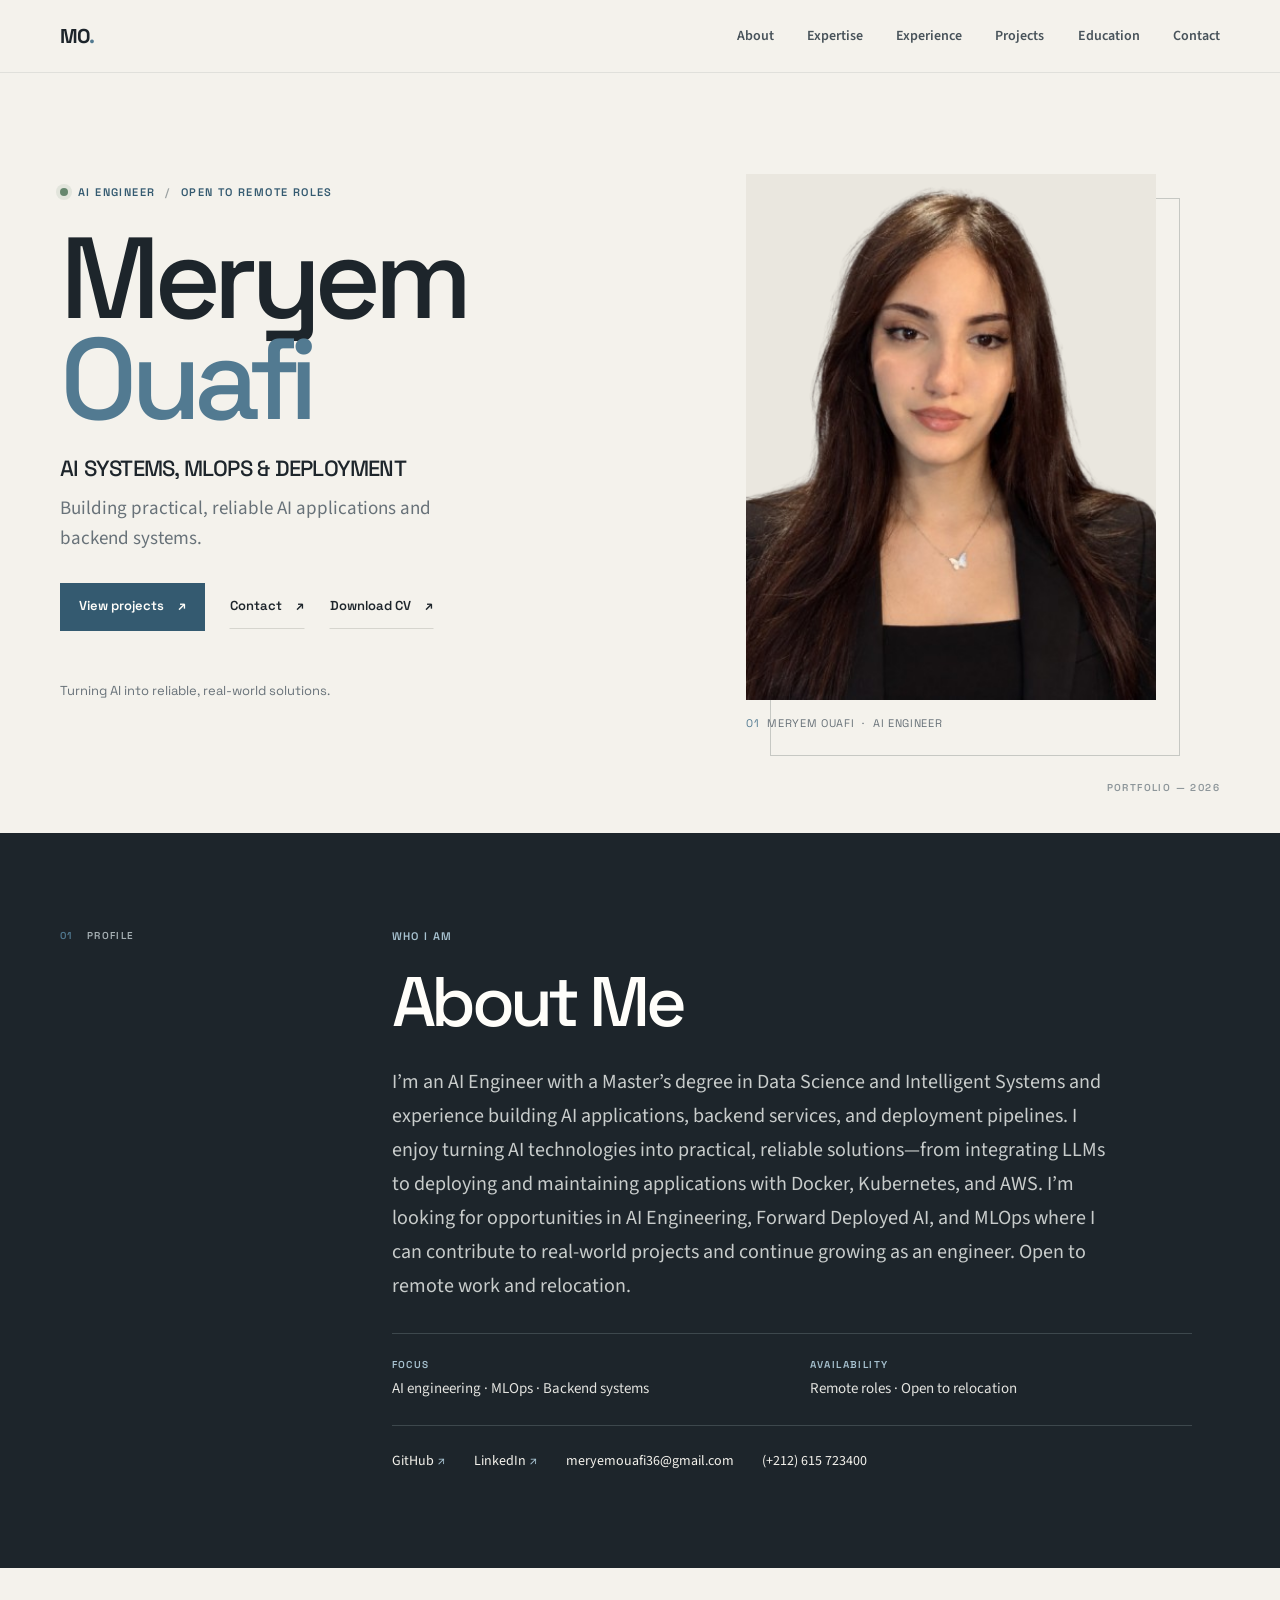
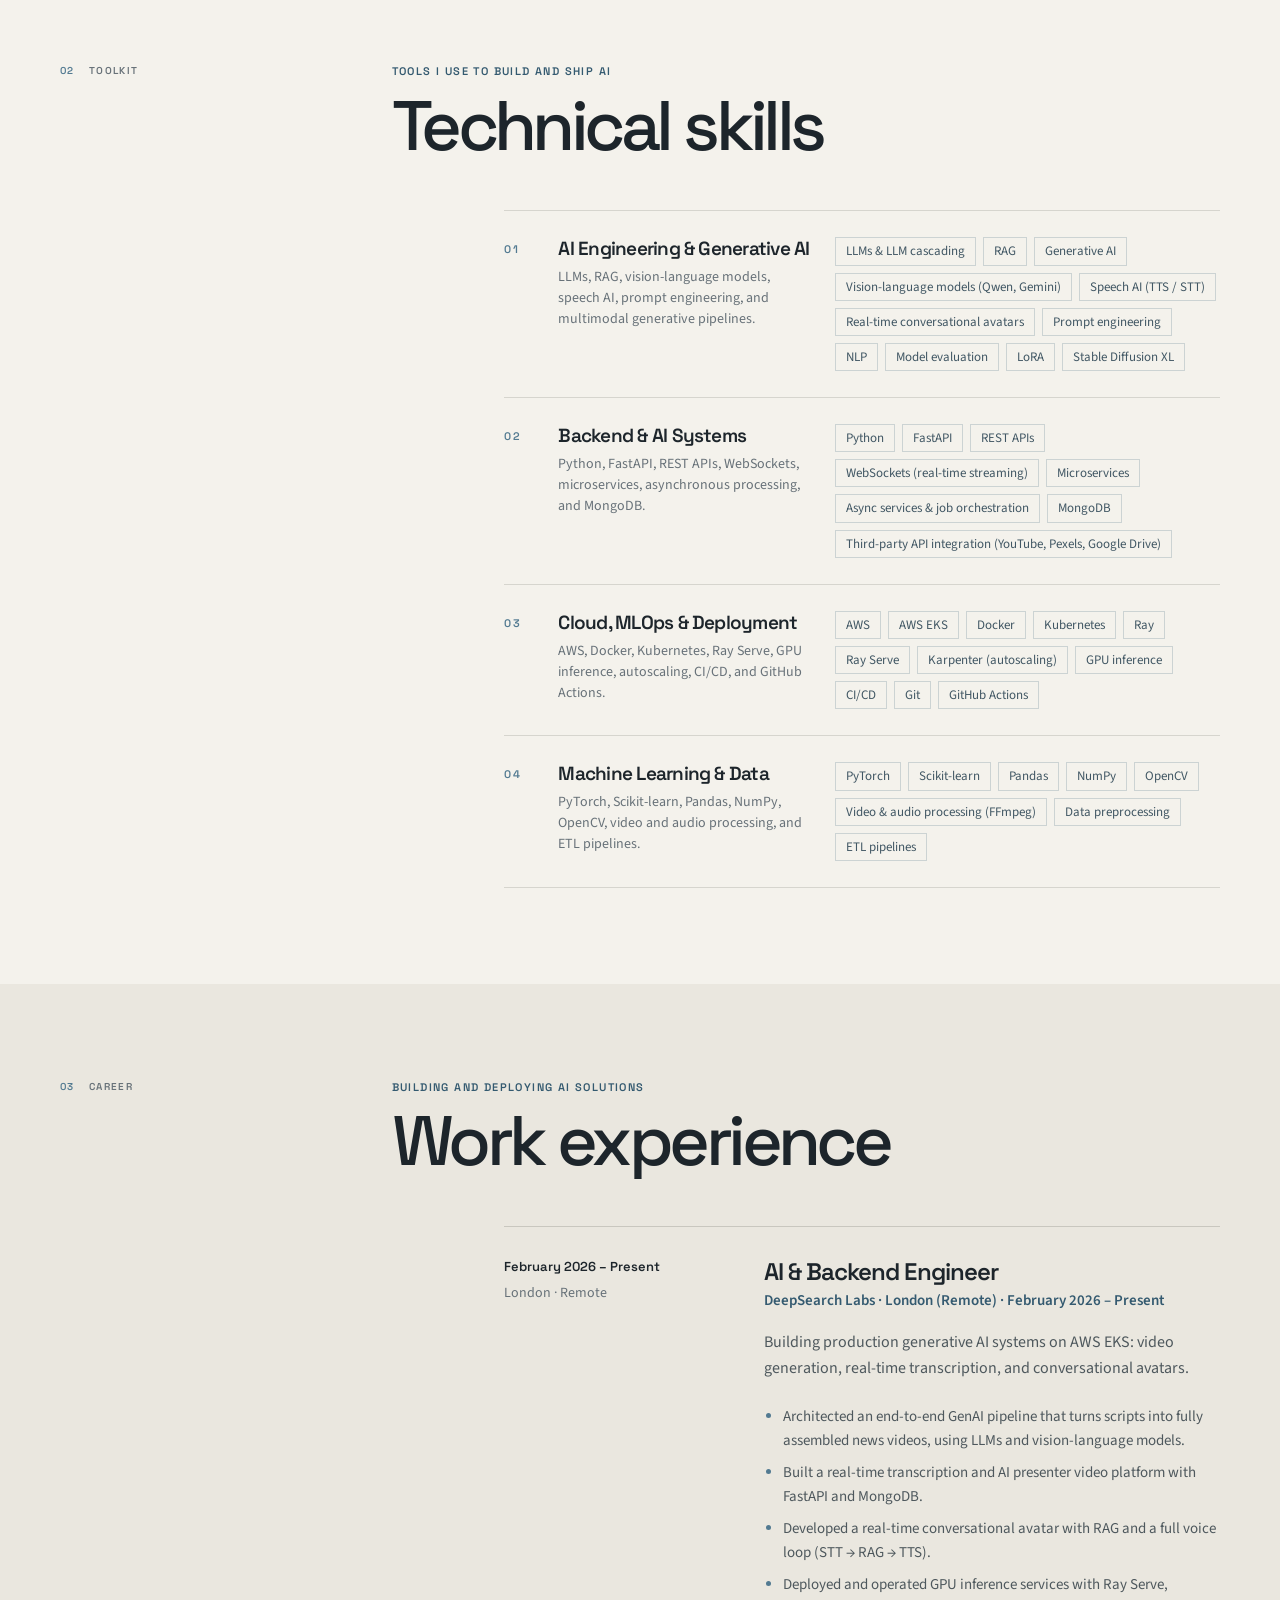
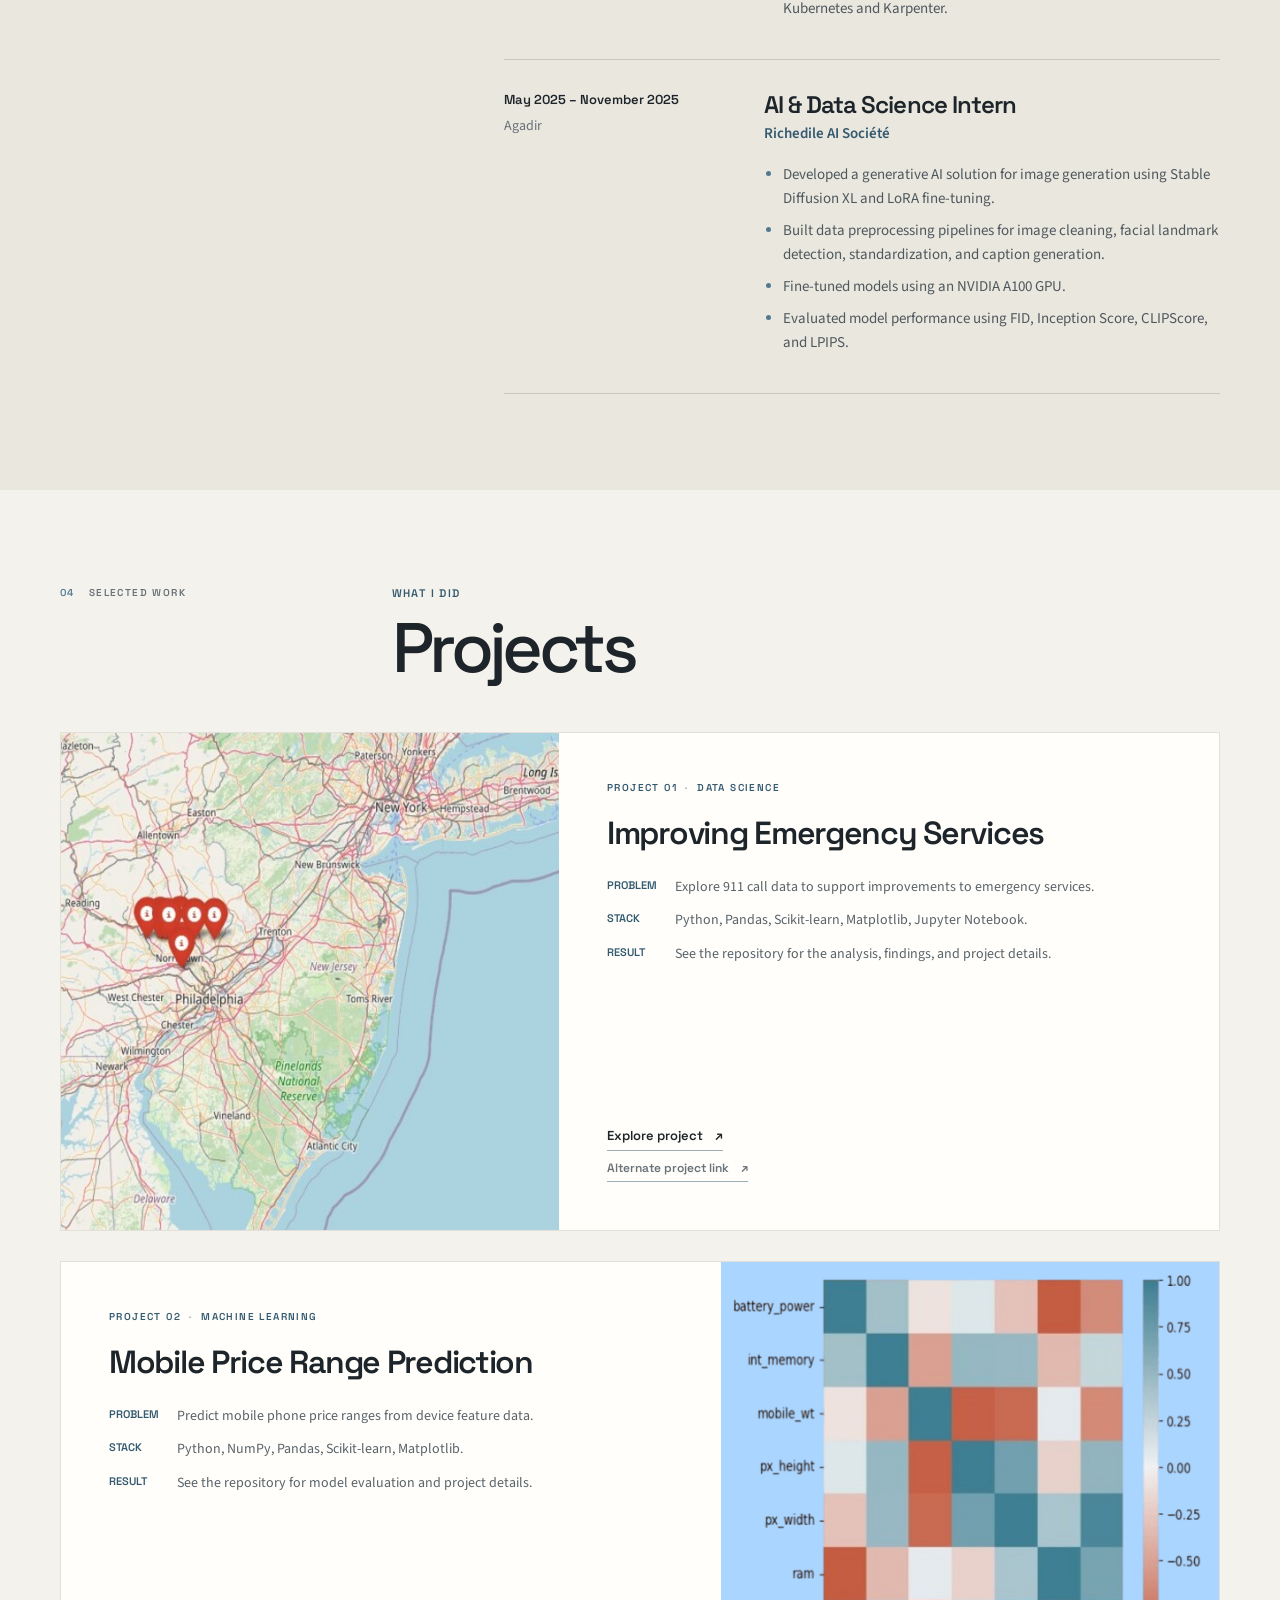
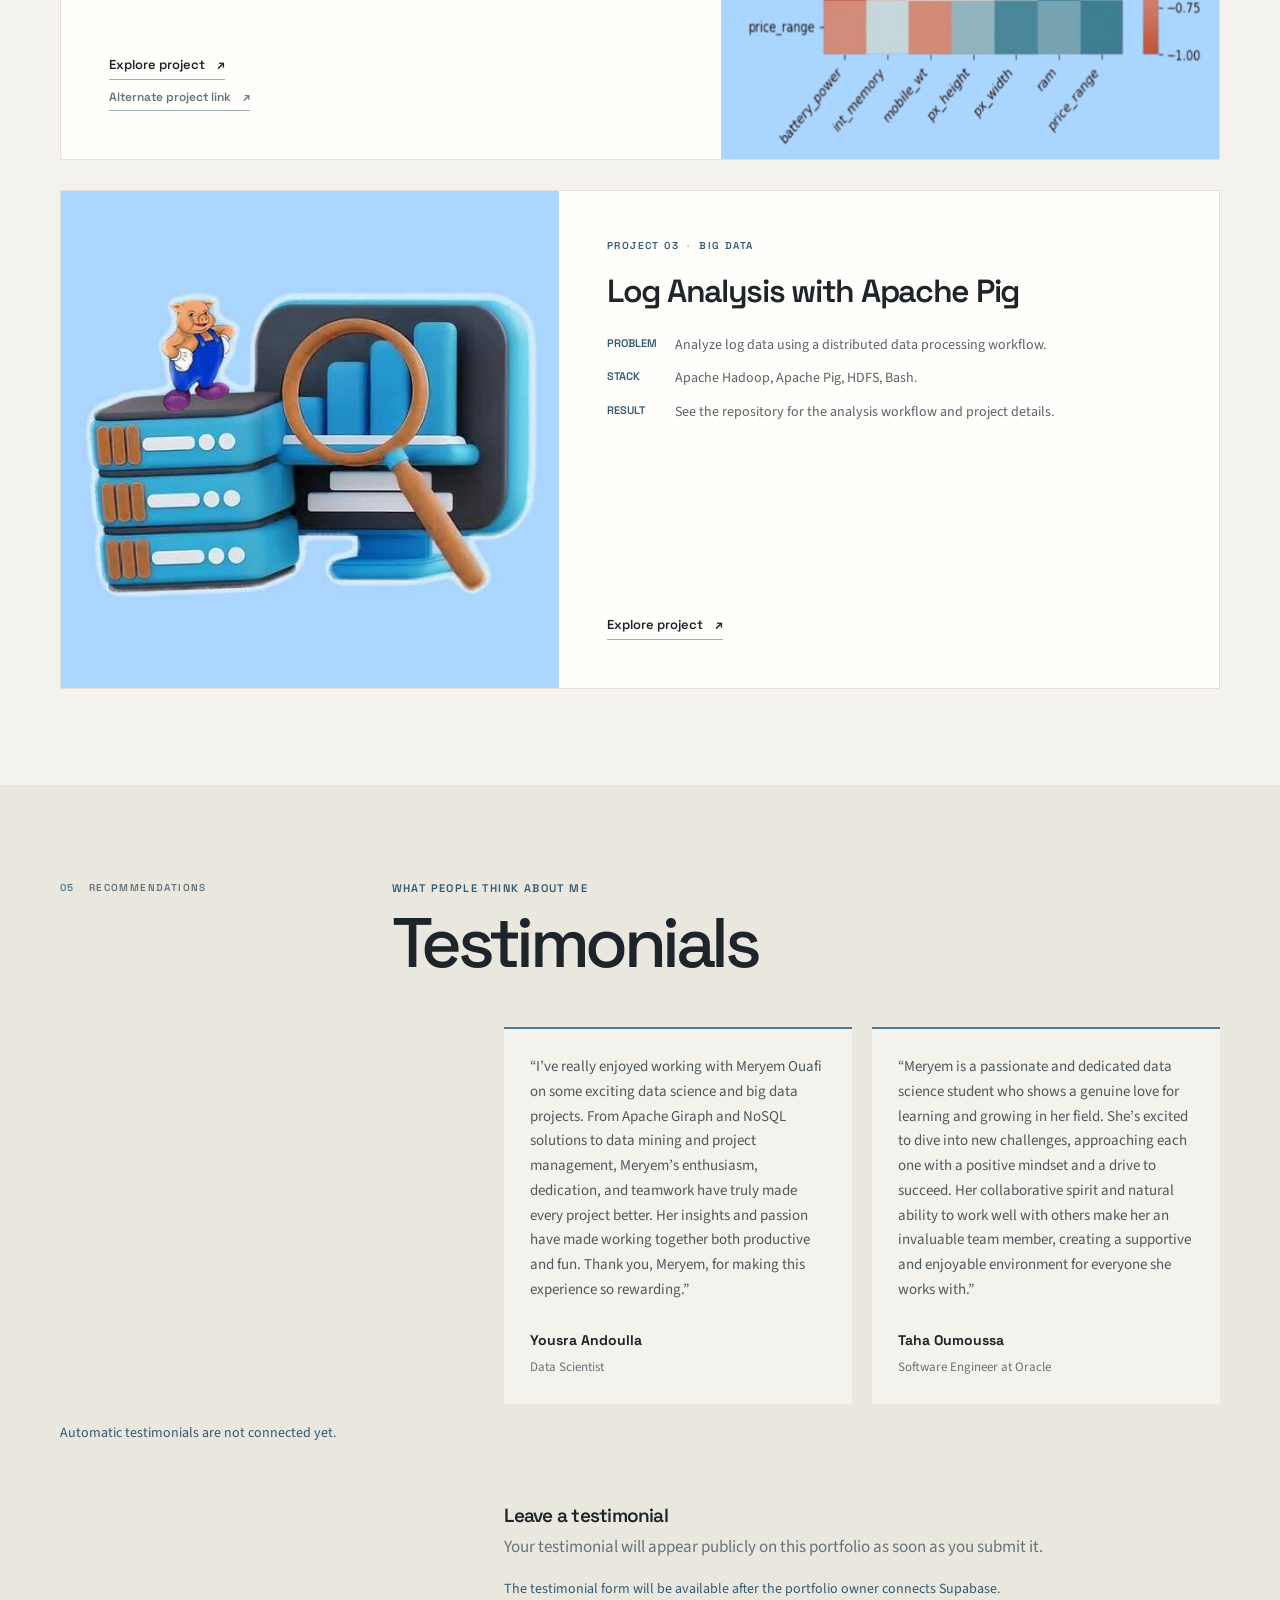
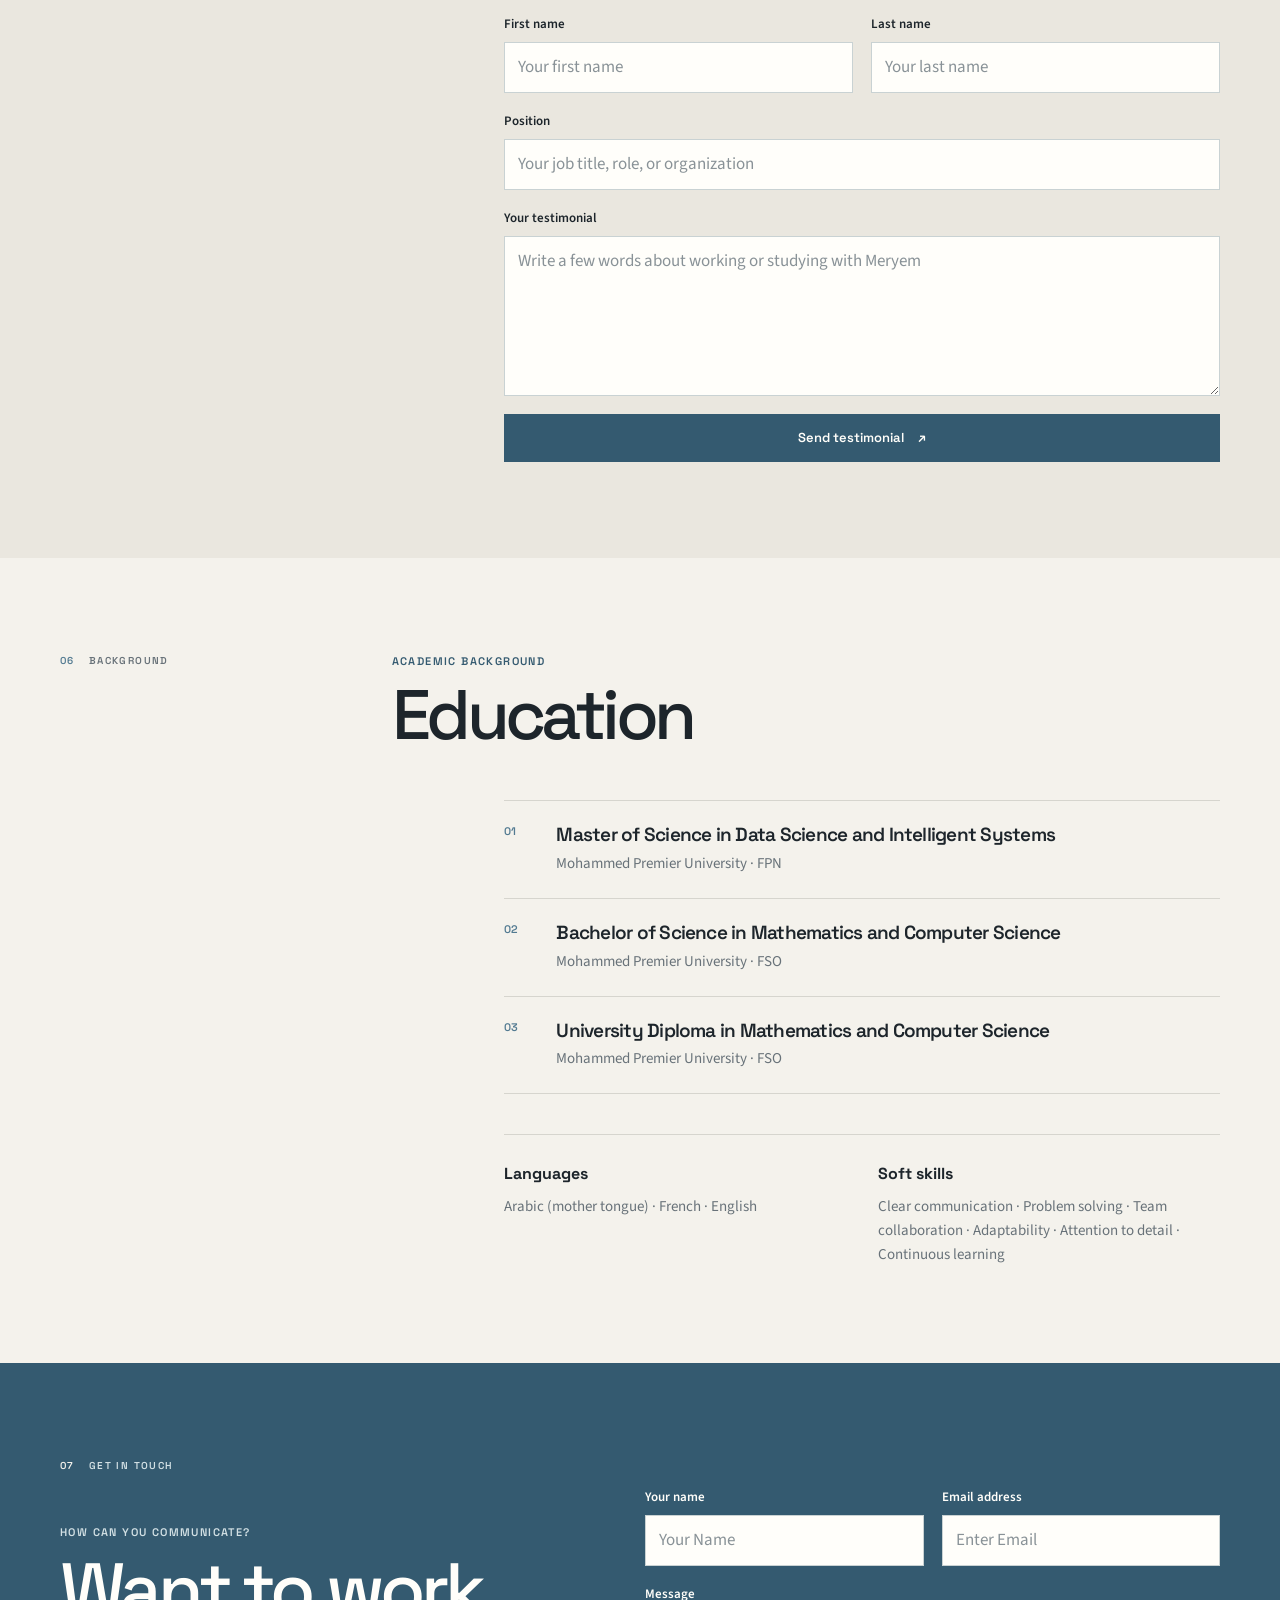
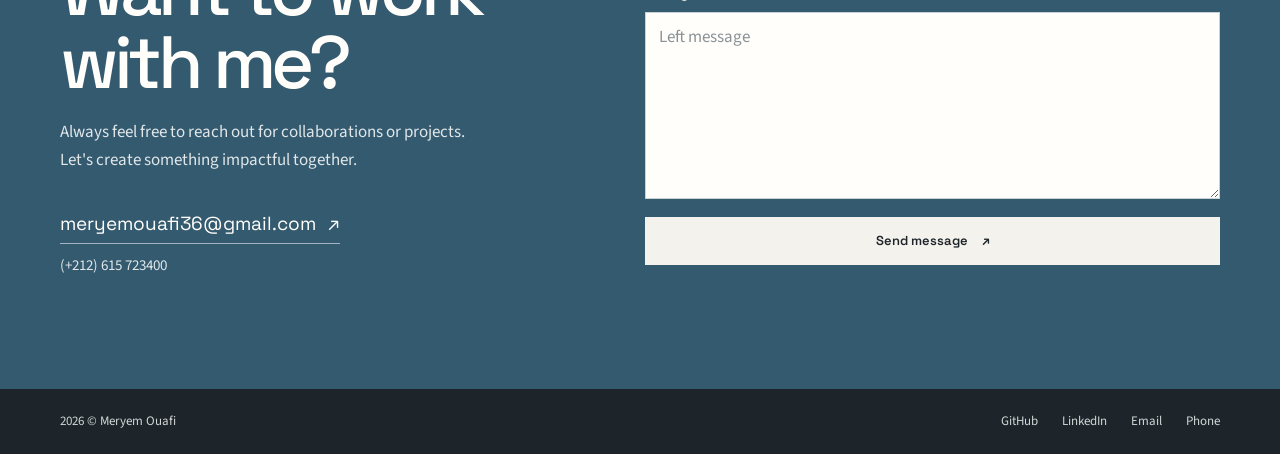
<file: index.html>
<!doctype html>
<html lang="en">
<head>
    <meta charset="utf-8">
    <meta name="viewport" content="width=device-width, initial-scale=1">
    <meta name="description" content="Meryem Ouafi is an AI Engineer specializing in AI systems, backend development, MLOps, and deployment. Open to remote opportunities and relocation.">
    <meta name="author" content="Meryem Ouafi">
    <meta name="theme-color" content="#f4f2ec">
    <title>Meryem Ouafi | AI Engineer</title>
    <link rel="preconnect" href="https://fonts.googleapis.com">
    <link rel="preconnect" href="https://fonts.gstatic.com" crossorigin>
    <link href="https://fonts.googleapis.com/css2?family=Source+Sans+3:wght@400;500;600;700&family=Space+Grotesk:wght@400;500;600;700&display=swap" rel="stylesheet">
    <link rel="stylesheet" href="assets/css/meyawo.css">
</head>
<body id="home">
    <a class="skip-link" href="#main">Skip to content</a>
    <nav class="site-nav" aria-label="Main navigation">
        <div class="nav-inner">
            <a class="wordmark" href="#home" aria-label="Meryem Ouafi, home">MO<span>.</span></a>
            <button class="nav-toggle" id="nav-toggle" type="button" aria-expanded="false" aria-controls="nav-links" aria-label="Open navigation">
                <span></span><span></span>
            </button>
            <ul class="nav-links" id="nav-links">
                <li><a href="#about">About</a></li>
                <li><a href="#service">Expertise</a></li>
                <li><a href="#experience">Experience</a></li>
                <li><a href="#portfolio">Projects</a></li>
                <li><a href="#education">Education</a></li>
                <li><a href="#contact">Contact</a></li>
            </ul>
        </div>
    </nav>

    <main id="main">
        <header class="hero">
            <div class="hero-inner page-width">
                <div class="hero-copy">
                    <p class="eyebrow"><span class="status-dot"></span> AI ENGINEER <span class="eyebrow-divider">/</span> OPEN TO REMOTE ROLES</p>
                    <h1>Meryem<br><span>Ouafi</span></h1>
                    <p class="hero-role">AI systems, MLOps &amp; deployment</p>
                    <p class="hero-intro">Building practical, reliable AI applications and backend systems.</p>
                    <div class="hero-actions">
                        <a class="button button-primary" href="#portfolio">View projects <span aria-hidden="true">↗</span></a>
                        <a class="button button-text" href="#contact">Contact <span aria-hidden="true">↗</span></a>
                        <a class="button button-text" href="assets/imgs/meryem-ouafi-eng.pdf" target="_blank" rel="noopener noreferrer" download>Download CV <span aria-hidden="true">↗</span></a>
                    </div>
                    <p class="hero-note">Turning AI into reliable, real-world solutions.</p>
                </div>
                <figure class="hero-portrait">
                    <img src="assets/imgs/MY%20PIC.png" alt="Portrait of Meryem Ouafi" fetchpriority="high">
                    <figcaption><span>01</span> Meryem Ouafi <span>·</span> AI Engineer</figcaption>
                </figure>
                <div class="hero-index" aria-hidden="true">PORTFOLIO — 2026</div>
            </div>
        </header>

        <section class="section about-section" id="about" aria-labelledby="about-title">
            <div class="page-width about-grid">
                <div class="section-marker"><span>01</span><span>PROFILE</span></div>
                <div class="about-content">
                    <p class="eyebrow">Who I am</p>
                    <h2 class="section-title" id="about-title">About Me</h2>
                    <p class="body-copy">I’m an AI Engineer with a Master’s degree in Data Science and Intelligent Systems and experience building AI applications, backend services, and deployment pipelines. I enjoy turning AI technologies into practical, reliable solutions—from integrating LLMs to deploying and maintaining applications with Docker, Kubernetes, and AWS. I’m looking for opportunities in AI Engineering, Forward Deployed AI, and MLOps where I can contribute to real-world projects and continue growing as an engineer. Open to remote work and relocation.</p>
                    <div class="profile-facts" aria-label="Professional details">
                        <div><span class="fact-label">FOCUS</span><span>AI engineering · MLOps · Backend systems</span></div>
                        <div><span class="fact-label">AVAILABILITY</span><span>Remote roles · Open to relocation</span></div>
                    </div>
                    <div class="about-links">
                        <a href="https://github.com/mereymouafi" target="_blank" rel="noopener noreferrer">GitHub <span aria-hidden="true">↗</span></a>
                        <a href="https://www.linkedin.com/in/meryem-ouafi-557041269/" target="_blank" rel="noopener noreferrer">LinkedIn <span aria-hidden="true">↗</span></a>
                        <a href="mailto:meryemouafi36@gmail.com">meryemouafi36@gmail.com</a>
                        <a href="tel:+212615723400">(+212) 615 723400</a>
                    </div>
                </div>
            </div>
        </section>

        <section class="section skills-section" id="service" aria-labelledby="skills-title">
            <div class="page-width">
                <div class="section-heading">
                    <div class="section-marker"><span>02</span><span>TOOLKIT</span></div>
                    <div>
                        <p class="eyebrow">Tools I use to build and ship AI</p>
                        <h2 class="section-title" id="skills-title">Technical skills</h2>
                    </div>
                </div>
                <div class="skills-list">
                    <article class="skill-group">
                        <span class="skill-number">01</span>
                        <div><h3>AI Engineering &amp; Generative AI</h3><p>LLMs, RAG, vision-language models, speech AI, prompt engineering, and multimodal generative pipelines.</p></div>
                        <ul class="tag-list" aria-label="AI Engineering tools">
                            <li>LLMs &amp; LLM cascading</li><li>RAG</li><li>Generative AI</li><li>Vision-language models (Qwen, Gemini)</li><li>Speech AI (TTS / STT)</li><li>Real-time conversational avatars</li><li>Prompt engineering</li><li>NLP</li><li>Model evaluation</li><li>LoRA</li><li>Stable Diffusion XL</li>
                        </ul>
                    </article>
                    <article class="skill-group">
                        <span class="skill-number">02</span>
                        <div><h3>Backend &amp; AI Systems</h3><p>Python, FastAPI, REST APIs, WebSockets, microservices, asynchronous processing, and MongoDB.</p></div>
                        <ul class="tag-list" aria-label="Backend tools">
                            <li>Python</li><li>FastAPI</li><li>REST APIs</li><li>WebSockets (real-time streaming)</li><li>Microservices</li><li>Async services &amp; job orchestration</li><li>MongoDB</li><li>Third-party API integration (YouTube, Pexels, Google Drive)</li>
                        </ul>
                    </article>
                    <article class="skill-group">
                        <span class="skill-number">03</span>
                        <div><h3>Cloud, MLOps &amp; Deployment</h3><p>AWS, Docker, Kubernetes, Ray Serve, GPU inference, autoscaling, CI/CD, and GitHub Actions.</p></div>
                        <ul class="tag-list" aria-label="Cloud and deployment tools">
                            <li>AWS</li><li>AWS EKS</li><li>Docker</li><li>Kubernetes</li><li>Ray</li><li>Ray Serve</li><li>Karpenter (autoscaling)</li><li>GPU inference</li><li>CI/CD</li><li>Git</li><li>GitHub Actions</li>
                        </ul>
                    </article>
                    <article class="skill-group">
                        <span class="skill-number">04</span>
                        <div><h3>Machine Learning &amp; Data</h3><p>PyTorch, Scikit-learn, Pandas, NumPy, OpenCV, video and audio processing, and ETL pipelines.</p></div>
                        <ul class="tag-list" aria-label="Machine learning and data tools">
                            <li>PyTorch</li><li>Scikit-learn</li><li>Pandas</li><li>NumPy</li><li>OpenCV</li><li>Video &amp; audio processing (FFmpeg)</li><li>Data preprocessing</li><li>ETL pipelines</li>
                        </ul>
                    </article>
                </div>
            </div>
        </section>

        <section class="section experience-section" id="experience" aria-labelledby="experience-title">
            <div class="page-width">
                <div class="section-heading">
                    <div class="section-marker"><span>03</span><span>CAREER</span></div>
                    <div>
                        <p class="eyebrow">Building and deploying AI solutions</p>
                        <h2 class="section-title" id="experience-title">Work experience</h2>
                    </div>
                </div>
                <div class="experience-list">
                    <article class="experience-entry">
                        <div class="experience-meta"><p>February 2026 – Present</p><span>London · Remote</span></div>
                        <div class="experience-detail">
                            <h3>AI &amp; Backend Engineer</h3>
                            <p class="experience-company">DeepSearch Labs · London (Remote) · February 2026 – Present</p>
                            <p class="experience-intro">Building production generative AI systems on AWS EKS: video generation, real-time transcription, and conversational avatars.</p>
                            <ul>
                                <li>Architected an end-to-end GenAI pipeline that turns scripts into fully assembled news videos, using LLMs and vision-language models.</li>
                                <li>Built a real-time transcription and AI presenter video platform with FastAPI and MongoDB.</li>
                                <li>Developed a real-time conversational avatar with RAG and a full voice loop (STT → RAG → TTS).</li>
                                <li>Deployed and operated GPU inference services with Ray Serve, Kubernetes and Karpenter.</li>
                            </ul>
                        </div>
                    </article>
                    <article class="experience-entry">
                        <div class="experience-meta"><p>May 2025 – November 2025</p><span>Agadir</span></div>
                        <div class="experience-detail">
                            <h3>AI &amp; Data Science Intern</h3>
                            <p class="experience-company">Richedile AI Société</p>
                            <ul>
                                <li>Developed a generative AI solution for image generation using Stable Diffusion XL and LoRA fine-tuning.</li>
                                <li>Built data preprocessing pipelines for image cleaning, facial landmark detection, standardization, and caption generation.</li>
                                <li>Fine-tuned models using an NVIDIA A100 GPU.</li>
                                <li>Evaluated model performance using FID, Inception Score, CLIPScore, and LPIPS.</li>
                            </ul>
                        </div>
                    </article>
                </div>
            </div>
        </section>

        <section class="section projects-section" id="portfolio" aria-labelledby="projects-title">
            <div class="page-width">
                <div class="section-heading">
                    <div class="section-marker"><span>04</span><span>SELECTED WORK</span></div>
                    <div>
                        <p class="eyebrow">What I did</p>
                        <h2 class="section-title" id="projects-title">Projects</h2>
                    </div>
                </div>
                <div class="project-list">
                    <article class="project-card">
                        <a class="project-image" href="https://github.com/mereymouafi/Improving-Emergency-Services-Based-on-911-Call-Data" target="_blank" rel="noopener noreferrer" aria-label="View Improving Emergency Services project on GitHub">
                            <img src="assets/imgs/911-100.jpg" alt="Visual for the emergency services call data project" loading="lazy">
                        </a>
                        <div class="project-content">
                            <p class="project-index">PROJECT 01 <span>·</span> DATA SCIENCE</p>
                            <h3>Improving Emergency Services</h3>
                            <dl class="project-details">
                                <div><dt>Problem</dt><dd>Explore 911 call data to support improvements to emergency services.</dd></div>
                                <div><dt>Stack</dt><dd>Python, Pandas, Scikit-learn, Matplotlib, Jupyter Notebook.</dd></div>
                                <div><dt>Result</dt><dd>See the repository for the analysis, findings, and project details.</dd></div>
                            </dl>
                            <a class="project-link" href="https://github.com/mereymouafi/Improving-Emergency-Services-Based-on-911-Call-Data" target="_blank" rel="noopener noreferrer">Explore project <span aria-hidden="true">↗</span></a>
                            <a class="project-link project-link-secondary" href="https://github.com/mereymouafi/l-Am-lioration-des-Services-d-Urgence-Bas-e-sur-les-Donn-es-des-Appels-au-911" target="_blank" rel="noopener noreferrer">Alternate project link <span aria-hidden="true">↗</span></a>
                        </div>
                    </article>
                    <article class="project-card">
                        <a class="project-image" href="https://github.com/mereymouafi/Mobile-Price-Range-Prediction" target="_blank" rel="noopener noreferrer" aria-label="View Mobile Price Range Prediction project on GitHub">
                            <img src="assets/imgs/mobile.png" alt="Mobile device illustration for the price range prediction project" loading="lazy">
                        </a>
                        <div class="project-content">
                            <p class="project-index">PROJECT 02 <span>·</span> MACHINE LEARNING</p>
                            <h3>Mobile Price Range Prediction</h3>
                            <dl class="project-details">
                                <div><dt>Problem</dt><dd>Predict mobile phone price ranges from device feature data.</dd></div>
                                <div><dt>Stack</dt><dd>Python, NumPy, Pandas, Scikit-learn, Matplotlib.</dd></div>
                                <div><dt>Result</dt><dd>See the repository for model evaluation and project details.</dd></div>
                            </dl>
                            <a class="project-link" href="https://github.com/mereymouafi/Mobile-Price-Range-Prediction" target="_blank" rel="noopener noreferrer">Explore project <span aria-hidden="true">↗</span></a>
                            <a class="project-link project-link-secondary" href="https://github.com/mereymouafi/-MOBILE-PRICE-RANGE-PREDICTION" target="_blank" rel="noopener noreferrer">Alternate project link <span aria-hidden="true">↗</span></a>
                        </div>
                    </article>
                    <article class="project-card">
                        <a class="project-image" href="https://github.com/mereymouafi/Log-Analysis-with-Apache-Pig" target="_blank" rel="noopener noreferrer" aria-label="View Log Analysis with Apache Pig project on GitHub">
                            <img src="assets/imgs/pig_apache_100.jpg" alt="Apache Pig project graphic" loading="lazy">
                        </a>
                        <div class="project-content">
                            <p class="project-index">PROJECT 03 <span>·</span> BIG DATA</p>
                            <h3>Log Analysis with Apache Pig</h3>
                            <dl class="project-details">
                                <div><dt>Problem</dt><dd>Analyze log data using a distributed data processing workflow.</dd></div>
                                <div><dt>Stack</dt><dd>Apache Hadoop, Apache Pig, HDFS, Bash.</dd></div>
                                <div><dt>Result</dt><dd>See the repository for the analysis workflow and project details.</dd></div>
                            </dl>
                            <a class="project-link" href="https://github.com/mereymouafi/Log-Analysis-with-Apache-Pig" target="_blank" rel="noopener noreferrer">Explore project <span aria-hidden="true">↗</span></a>
                        </div>
                    </article>
                </div>
            </div>
        </section>

        <section class="section testimonials-section" id="testimonial" aria-labelledby="testimonials-title">
            <div class="page-width">
                <div class="section-heading">
                    <div class="section-marker"><span>05</span><span>RECOMMENDATIONS</span></div>
                    <div>
                        <p class="eyebrow">What people think about me</p>
                        <h2 class="section-title" id="testimonials-title">Testimonials</h2>
                    </div>
                </div>
                <div class="testimonial-grid">
                    <article class="testimonial-card">
                        <blockquote>“I’ve really enjoyed working with Meryem Ouafi on some exciting data science and big data projects. From Apache Giraph and NoSQL solutions to data mining and project management, Meryem’s enthusiasm, dedication, and teamwork have truly made every project better. Her insights and passion have made working together both productive and fun. Thank you, Meryem, for making this experience so rewarding.”</blockquote>
                        <a href="https://www.linkedin.com/in/yousra-andoulla-9667632ba/" target="_blank" rel="noopener noreferrer"><strong>Yousra Andoulla</strong></a>
                        <p>Data Scientist</p>
                    </article>
                    <article class="testimonial-card">
                        <blockquote>“Meryem is a passionate and dedicated data science student who shows a genuine love for learning and growing in her field. She’s excited to dive into new challenges, approaching each one with a positive mindset and a drive to succeed. Her collaborative spirit and natural ability to work well with others make her an invaluable team member, creating a supportive and enjoyable environment for everyone she works with.”</blockquote>
                        <a href="https://www.linkedin.com/in/taha-oumoussa/" target="_blank" rel="noopener noreferrer"><strong>Taha Oumoussa</strong></a>
                        <p>Software Engineer at Oracle</p>
                    </article>
                </div>
                <div id="submitted-testimonials" class="submitted-testimonials" aria-live="polite"></div>
                <p id="testimonial-list-status" class="form-status" role="status" aria-live="polite"></p>
                <div class="testimonial-form-wrap">
                    <h3>Leave a testimonial</h3>
                    <p>Your testimonial will appear publicly on this portfolio as soon as you submit it.</p>
                    <p id="testimonial-form-status" class="form-status" role="status" aria-live="polite"></p>
                    <form id="testimonial-form" class="form-grid">
                        <div class="form-field"><label for="testimonial-first-name">First name</label><input type="text" id="testimonial-first-name" name="first_name" placeholder="Your first name" autocomplete="given-name" maxlength="80" required></div>
                        <div class="form-field"><label for="testimonial-last-name">Last name</label><input type="text" id="testimonial-last-name" name="last_name" placeholder="Your last name" autocomplete="family-name" maxlength="80" required></div>
                        <div class="form-field form-field-wide"><label for="testimonial-position">Position</label><input type="text" id="testimonial-position" name="position" placeholder="Your job title, role, or organization" maxlength="120" required></div>
                        <div class="form-field form-field-wide"><label for="testimonial-comment">Your testimonial</label><textarea id="testimonial-comment" name="testimonial" rows="5" placeholder="Write a few words about working or studying with Meryem" maxlength="1500" required></textarea></div>
                        <div class="form-field-wide"><button id="testimonial-submit" class="button button-primary" type="submit">Send testimonial <span aria-hidden="true">↗</span></button></div>
                    </form>
                </div>
            </div>
        </section>

        <section class="section education-section" id="education" aria-labelledby="education-title">
            <div class="page-width">
                <div class="section-heading">
                    <div class="section-marker"><span>06</span><span>BACKGROUND</span></div>
                    <div><p class="eyebrow">Academic background</p><h2 class="section-title" id="education-title">Education</h2></div>
                </div>
                <div class="education-list">
                    <article><span>01</span><div><h3>Master of Science in Data Science and Intelligent Systems</h3><p>Mohammed Premier University · FPN</p></div></article>
                    <article><span>02</span><div><h3>Bachelor of Science in Mathematics and Computer Science</h3><p>Mohammed Premier University · FSO</p></div></article>
                    <article><span>03</span><div><h3>University Diploma in Mathematics and Computer Science</h3><p>Mohammed Premier University · FSO</p></div></article>
                </div>
                <div class="profile-details">
                    <div><h3>Languages</h3><p>Arabic (mother tongue) · French · English</p></div>
                    <div><h3>Soft skills</h3><p>Clear communication · Problem solving · Team collaboration · Adaptability · Attention to detail · Continuous learning</p></div>
                </div>
            </div>
        </section>

        <section class="contact-section" id="contact" aria-labelledby="contact-title">
            <div class="page-width contact-grid">
                <div>
                    <div class="section-marker"><span>07</span><span>GET IN TOUCH</span></div>
                    <p class="eyebrow">How can you communicate?</p>
                    <h2 class="section-title" id="contact-title">Want to work<br>with me?</h2>
                    <p class="contact-intro">Always feel free to reach out for collaborations or projects. Let's create something impactful together.</p>
                    <a class="contact-email" href="mailto:meryemouafi36@gmail.com">meryemouafi36@gmail.com <span aria-hidden="true">↗</span></a>
                    <p class="contact-phone"><a href="tel:+212615723400">(+212) 615 723400</a></p>
                </div>
                <form action="https://formspree.io/f/mkgnrzyb" method="POST" class="form-grid contact-form">
                    <div class="form-field"><label for="contact-name">Your name</label><input id="contact-name" type="text" name="name" autocomplete="name" placeholder="Your Name" required></div>
                    <div class="form-field"><label for="contact-email">Email address</label><input id="contact-email" type="email" name="email" autocomplete="email" placeholder="Enter Email" required></div>
                    <div class="form-field form-field-wide"><label for="comment">Message</label><textarea name="message" id="comment" rows="6" placeholder="Left message"></textarea></div>
                    <div class="form-field-wide"><button class="button button-light" type="submit">Send message <span aria-hidden="true">↗</span></button></div>
                </form>
            </div>
        </section>
    </main>

    <footer class="site-footer">
        <div class="page-width footer-inner">
            <p><span id="current-year"></span> © Meryem Ouafi</p>
            <div class="footer-links">
                <a href="https://github.com/mereymouafi" target="_blank" rel="noopener noreferrer">GitHub</a>
                <a href="https://www.linkedin.com/in/meryem-ouafi-557041269/" target="_blank" rel="noopener noreferrer">LinkedIn</a>
                <a href="mailto:meryemouafi36@gmail.com">Email</a>
                <a href="tel:+212615723400">Phone</a>
            </div>
        </div>
    </footer>
    <script src="assets/js/meyawo.js" defer></script>
    <script src="assets/js/testimonials.js" defer></script>
</body>
</html>
</file>
<file: assets/css/meyawo.css>
:root {
    color-scheme: light;
    --paper: #f4f2ec;
    --paper-deep: #eae7df;
    --ink: #1d252b;
    --muted: #687279;
    --line: #d6d5ce;
    --blue: #527a91;
    --blue-deep: #345a70;
    --white: #fffefa;
    --display: "Space Grotesk", sans-serif;
    --body: "Source Sans 3", sans-serif;
    --space-1: 4px;
    --space-2: 8px;
    --space-3: 16px;
    --space-4: 24px;
    --space-5: 32px;
    --space-6: 48px;
    --space-7: 64px;
    --space-8: 96px;
    --page-width: 1160px;
}

*,
*::before,
*::after {
    box-sizing: border-box;
}

html {
    scroll-behavior: smooth;
    scroll-padding-top: 88px;
}

body {
    margin: 0;
    color: var(--ink);
    background: var(--paper);
    font-family: var(--body);
    font-size: 17px;
    line-height: 1.6;
    -webkit-font-smoothing: antialiased;
}

img {
    display: block;
    max-width: 100%;
}

a {
    color: inherit;
    text-decoration: none;
}

a:hover {
    color: var(--blue-deep);
}

a:focus-visible,
button:focus-visible,
input:focus-visible,
textarea:focus-visible {
    outline: 3px solid var(--blue);
    outline-offset: 4px;
}

button,
input,
textarea {
    font: inherit;
}

button {
    color: inherit;
}

.page-width {
    width: min(var(--page-width), calc(100% - 64px));
    margin-inline: auto;
}

.skip-link {
    position: fixed;
    z-index: 20;
    top: 8px;
    left: 8px;
    padding: 10px 16px;
    transform: translateY(-160%);
    color: var(--white);
    background: var(--ink);
}

.skip-link:focus {
    transform: translateY(0);
}

.site-nav {
    position: sticky;
    z-index: 10;
    top: 0;
    background: rgb(244 242 236 / 94%);
    border-bottom: 1px solid rgb(29 37 43 / 9%);
    backdrop-filter: blur(12px);
}

.nav-inner {
    width: min(var(--page-width), calc(100% - 64px));
    min-height: 72px;
    margin-inline: auto;
    display: flex;
    align-items: center;
    justify-content: space-between;
}

.wordmark {
    font-family: var(--display);
    font-size: 20px;
    font-weight: 700;
    letter-spacing: -1.5px;
}

.wordmark span {
    color: var(--blue);
}

.nav-links {
    display: flex;
    align-items: center;
    gap: clamp(18px, 2.6vw, 36px);
    margin: 0;
    padding: 0;
    list-style: none;
}

.nav-links a {
    color: #48535a;
    font-size: 14px;
    font-weight: 600;
    transition: color 160ms ease;
}

.nav-links a:hover {
    color: var(--blue);
}

.nav-toggle {
    display: none;
}

.hero {
    min-height: min(760px, calc(100svh - 72px));
    overflow: hidden;
}

.hero-inner {
    position: relative;
    min-height: min(760px, calc(100svh - 72px));
    display: grid;
    grid-template-columns: 1fr 0.78fr;
    align-items: center;
    gap: clamp(40px, 8vw, 112px);
    padding-block: var(--space-8);
}

.hero-copy {
    z-index: 1;
    padding-bottom: 20px;
}

.eyebrow,
.section-marker,
.hero-index,
.project-index,
.fact-label,
.skill-number {
    font-family: var(--display);
    font-size: 11px;
    font-weight: 600;
    letter-spacing: 1.4px;
    line-height: 1.4;
    text-transform: uppercase;
}

.eyebrow {
    margin: 0 0 var(--space-4);
    color: var(--blue-deep);
}

.hero .eyebrow {
    display: flex;
    align-items: center;
    gap: 10px;
    margin-bottom: 28px;
}

.status-dot {
    width: 8px;
    height: 8px;
    border-radius: 50%;
    background: #66876e;
    box-shadow: 0 0 0 4px rgb(102 135 110 / 12%);
}

.eyebrow-divider {
    color: #9ba1a1;
}

h1,
h2,
h3,
p,
figure {
    margin-top: 0;
}

h1,
.section-title {
    font-family: var(--display);
    font-weight: 500;
    letter-spacing: -0.065em;
}

.hero h1 {
    margin-bottom: 20px;
    font-size: clamp(68px, 9vw, 120px);
    line-height: 0.88;
}

.hero h1 span {
    color: var(--blue);
}

.hero-role {
    margin-bottom: 8px;
    font-family: var(--display);
    font-size: clamp(17px, 2vw, 22px);
    font-weight: 500;
    letter-spacing: -0.035em;
    text-transform: uppercase;
}

.hero-intro {
    max-width: 430px;
    margin-bottom: 28px;
    color: var(--muted);
    font-size: 19px;
}

.hero-actions {
    display: flex;
    flex-wrap: wrap;
    align-items: center;
    gap: 12px 24px;
}

.button {
    min-height: 48px;
    display: inline-flex;
    align-items: center;
    justify-content: center;
    gap: 14px;
    padding: 11px 18px;
    border: 1px solid transparent;
    cursor: pointer;
    font-family: var(--display);
    font-size: 13px;
    font-weight: 600;
    transition: color 180ms ease, background-color 180ms ease, border-color 180ms ease, transform 180ms ease;
}

.button:hover {
    transform: translateY(-2px);
}

.button-primary {
    color: var(--white);
    background: var(--blue-deep);
}

.button-primary:hover {
    color: var(--white);
    background: var(--ink);
}

.button-text {
    min-height: 44px;
    padding-inline: 0;
    color: var(--ink);
    border-bottom-color: var(--line);
}

.button-text:hover {
    color: var(--blue-deep);
    border-bottom-color: var(--blue);
}

.hero-note {
    margin: 50px 0 0;
    color: var(--muted);
    font-family: var(--display);
    font-size: 13px;
}

.hero-portrait {
    position: relative;
    width: 100%;
    max-width: 410px;
    justify-self: end;
    margin: 0 5vw 0 0;
}

.hero-portrait::before {
    position: absolute;
    z-index: -1;
    inset: 24px -24px -24px 24px;
    border: 1px solid #c6c8c3;
    content: "";
}

.hero-portrait img {
    width: 100%;
    aspect-ratio: 0.78;
    object-fit: cover;
    object-position: 50% 36%;
    background: var(--paper-deep);
}

.hero-portrait figcaption {
    display: flex;
    gap: 8px;
    margin-top: 15px;
    color: var(--muted);
    font-family: var(--display);
    font-size: 11px;
    letter-spacing: 0.06em;
    text-transform: uppercase;
}

.hero-portrait figcaption span:first-child {
    color: var(--blue);
}

.hero-index {
    position: absolute;
    right: 0;
    bottom: 38px;
    color: #8d969a;
    font-size: 10px;
}

.section {
    padding-block: var(--space-8);
}

.about-section {
    color: var(--white);
    background: var(--ink);
}

.about-grid,
.section-heading {
    display: grid;
    grid-template-columns: 0.34fr 1fr;
    gap: 50px;
}

.section-marker {
    display: flex;
    align-items: flex-start;
    gap: 14px;
    color: var(--muted);
    font-size: 10px;
}

.section-marker span:first-child {
    color: var(--blue);
}

.about-section .section-marker {
    color: #a5afb3;
}

.about-content {
    max-width: 800px;
}

.about-section .eyebrow {
    color: #a7c2d0;
}

.section-title {
    margin-bottom: 28px;
    font-size: clamp(42px, 6vw, 70px);
    line-height: 0.98;
}

.about-section .section-title span {
    color: #a7c2d0;
}

.body-copy {
    max-width: 730px;
    margin-bottom: 30px;
    color: #c8cccb;
    font-size: clamp(17px, 1.8vw, 20px);
    line-height: 1.7;
}

.profile-facts {
    display: grid;
    grid-template-columns: repeat(2, minmax(0, 1fr));
    gap: 20px 36px;
    padding-block: 24px;
    border-top: 1px solid #3d484d;
    border-bottom: 1px solid #3d484d;
}

.profile-facts > div {
    display: grid;
    gap: 5px;
}

.fact-label {
    color: #a7c2d0;
    font-size: 10px;
}

.profile-facts > div span:last-child {
    color: #e3e3df;
    font-size: 15px;
}

.about-links {
    display: flex;
    flex-wrap: wrap;
    gap: 12px 28px;
    margin-top: 24px;
}

.about-links a {
    color: #f4f2ec;
    font-size: 14px;
}

.about-links a:hover {
    color: #a7c2d0;
}

.about-links a span {
    color: #a7c2d0;
}

.skills-section {
    background: var(--paper);
}

.section-heading {
    margin-bottom: 50px;
}

.section-heading .eyebrow {
    margin-bottom: 12px;
}

.section-heading .section-title {
    margin-bottom: 0;
}

.skills-list {
    margin-left: calc(34% + 50px);
    border-top: 1px solid var(--line);
}

.skill-group {
    display: grid;
    grid-template-columns: 34px minmax(180px, 0.8fr) 1.2fr;
    gap: 20px;
    align-items: start;
    padding-block: 26px;
    border-bottom: 1px solid var(--line);
}

.skill-number {
    padding-top: 5px;
    color: var(--blue);
}

.skill-group h3,
.experience-detail h3,
.project-content h3,
.education-list h3,
.testimonial-form-wrap h3 {
    margin-bottom: 6px;
    font-family: var(--display);
    font-size: 19px;
    font-weight: 600;
    letter-spacing: -0.04em;
    line-height: 1.25;
}

.skill-group p {
    margin: 0;
    color: var(--muted);
    font-size: 14px;
    line-height: 1.5;
}

.tag-list {
    display: flex;
    flex-wrap: wrap;
    gap: 7px;
    margin: 0;
    padding: 0;
    list-style: none;
}

.tag-list li {
    padding: 4px 10px;
    color: #415764;
    border: 1px solid #ccd3d3;
    font-size: 13px;
    line-height: 1.4;
}

.experience-section {
    background: var(--paper-deep);
}

.experience-list {
    margin-left: calc(34% + 50px);
    border-top: 1px solid #c9c7bf;
}

.experience-entry {
    display: grid;
    grid-template-columns: 0.65fr 1.35fr;
    gap: 40px;
    padding-block: 30px 38px;
    border-bottom: 1px solid #c9c7bf;
}

.experience-meta {
    color: var(--muted);
    font-family: var(--display);
    font-size: 13px;
}

.experience-meta p {
    margin-bottom: 4px;
    color: var(--ink);
    font-weight: 600;
}

.experience-meta span {
    font-family: var(--body);
    font-size: 14px;
}

.experience-detail h3 {
    margin-bottom: 2px;
    font-size: 24px;
}

.experience-company {
    margin-bottom: 17px;
    color: var(--blue-deep);
    font-size: 15px;
    font-weight: 600;
}

.experience-intro {
    margin: 0 0 24px;
    color: #4e585d;
    font-size: 16px;
    line-height: 1.6;
}

.experience-project {
    margin-top: 26px;
    padding-top: 20px;
    border-top: 1px solid #c9c7bf;
}

.experience-project h4 {
    margin: 0 0 6px;
    font-family: var(--display);
    font-size: 17px;
    font-weight: 600;
    letter-spacing: -0.025em;
    line-height: 1.35;
}

.experience-project-summary {
    margin: 0 0 12px;
    color: var(--muted);
    font-size: 14px;
}

.experience-detail ul {
    display: grid;
    gap: 8px;
    margin: 0;
    padding-left: 19px;
    color: #4e585d;
    font-size: 15px;
}

.experience-detail li::marker {
    color: var(--blue);
}

.projects-section {
    background: var(--paper);
}

.project-list {
    display: grid;
    gap: 30px;
}

.project-card {
    display: grid;
    grid-template-columns: 0.86fr 1.14fr;
    min-height: 370px;
    background: var(--white);
    border: 1px solid #e2e0d8;
}

.project-card:nth-child(even) {
    grid-template-columns: 1.14fr 0.86fr;
}

.project-card:nth-child(even) .project-image {
    order: 2;
}

.project-image {
    min-height: 300px;
    overflow: hidden;
    background: #e5e3dc;
}

.project-image img {
    width: 100%;
    height: 100%;
    min-height: 300px;
    object-fit: cover;
    transition: transform 350ms ease;
}

.project-image:hover img {
    transform: scale(1.025);
}

.project-content {
    display: flex;
    flex-direction: column;
    align-items: flex-start;
    padding: clamp(24px, 4vw, 48px);
}

.project-index {
    margin-bottom: 18px;
    color: var(--blue-deep);
    font-size: 10px;
}

.project-index span {
    padding-inline: 4px;
    color: #a3a7a4;
}

.project-content h3 {
    margin-bottom: 24px;
    font-size: clamp(23px, 3vw, 32px);
}

.project-details {
    display: grid;
    gap: 13px;
    width: 100%;
    margin: 0 0 24px;
}

.project-details div {
    display: grid;
    grid-template-columns: 58px 1fr;
    gap: 10px;
}

.project-details dt {
    color: var(--blue-deep);
    font-family: var(--display);
    font-size: 11px;
    font-weight: 600;
    text-transform: uppercase;
}

.project-details dd {
    margin: 0;
    color: #59636a;
    font-size: 14px;
    line-height: 1.45;
}

.project-link {
    display: inline-flex;
    gap: 12px;
    margin-top: auto;
    padding-bottom: 3px;
    border-bottom: 1px solid #9daeb5;
    font-family: var(--display);
    font-size: 13px;
    font-weight: 600;
}

.project-link:hover {
    border-color: var(--blue);
}

.project-link-secondary {
    margin-top: 8px;
    color: var(--muted);
    font-size: 12px;
}

.testimonials-section {
    background: var(--paper-deep);
}

.testimonial-grid,
.submitted-testimonials {
    display: grid;
    grid-template-columns: repeat(2, minmax(0, 1fr));
    gap: 20px;
    margin-left: calc(34% + 50px);
}

.testimonial-card {
    padding: 26px;
    border-top: 2px solid var(--blue);
    background: var(--paper);
}

.testimonial-card blockquote {
    margin: 0 0 24px;
    color: #4d585e;
    font-size: 15px;
    line-height: 1.65;
}

.testimonial-card-text {
    margin: 0 0 20px;
    color: #4d585e;
    font-size: 15px;
    line-height: 1.65;
}

.testimonial-card-title {
    margin: 0;
    font-family: var(--display);
    font-size: 14px;
}

.testimonial-card-position {
    margin: 3px 0 0;
    color: var(--muted);
    font-size: 13px;
}

.testimonial-card-img-holder {
    margin-bottom: 12px;
}

.testimonial-initials {
    display: inline-grid;
    width: 42px;
    height: 42px;
    place-items: center;
    color: var(--blue-deep);
    border: 1px solid #9fb0b6;
    border-radius: 50%;
    font-family: var(--display);
    font-size: 13px;
    font-weight: 600;
}

.testimonial-card a {
    font-family: var(--display);
    font-size: 14px;
}

.testimonial-card > p {
    margin: 3px 0 0;
    color: var(--muted);
    font-size: 13px;
}

.submitted-testimonials {
    margin-top: 18px;
}

.testimonial-form-wrap {
    max-width: 760px;
    margin: 60px 0 0 calc(34% + 50px);
}

.testimonial-form-wrap > p:not(.form-status) {
    color: var(--muted);
}

.form-status {
    color: var(--blue-deep);
    font-size: 14px;
}

.education-section {
    background: var(--paper);
}

.education-list {
    margin-left: calc(34% + 50px);
    border-top: 1px solid var(--line);
}

.education-list article {
    display: grid;
    grid-template-columns: 34px 1fr;
    gap: 18px;
    align-items: start;
    padding-block: 22px;
    border-bottom: 1px solid var(--line);
}

.education-list article > span {
    color: var(--blue);
    font-family: var(--display);
    font-size: 11px;
    font-weight: 600;
}

.education-list h3 {
    margin: 0 0 5px;
    font-size: 19px;
}

.education-list p,
.profile-details p {
    margin: 0;
    color: var(--muted);
    font-size: 15px;
}

.profile-details {
    display: grid;
    grid-template-columns: repeat(2, minmax(0, 1fr));
    gap: 32px;
    margin: 40px 0 0 calc(34% + 50px);
    padding-top: 26px;
    border-top: 1px solid var(--line);
}

.profile-details h3 {
    margin: 0 0 8px;
    font-family: var(--display);
    font-size: 16px;
}

.contact-section {
    padding-block: var(--space-8);
    color: var(--white);
    background: var(--blue-deep);
}

.contact-grid {
    display: grid;
    grid-template-columns: 0.9fr 1.1fr;
    gap: clamp(48px, 9vw, 120px);
}

.contact-section .section-marker,
.contact-section .eyebrow {
    color: #d2e0e4;
}

.contact-section .section-marker span:first-child {
    color: #f4f2ec;
}

.contact-section .eyebrow {
    margin-top: 52px;
    margin-bottom: 14px;
}

.contact-section .section-title {
    margin-bottom: 20px;
    font-size: clamp(46px, 6vw, 74px);
}

.contact-intro {
    max-width: 410px;
    color: #e0e7e8;
}

.contact-email {
    display: inline-flex;
    gap: 12px;
    margin-top: 18px;
    padding-bottom: 4px;
    border-bottom: 1px solid rgb(255 255 255 / 55%);
    font-family: var(--display);
    font-size: clamp(15px, 2vw, 19px);
}

.contact-phone {
    margin-top: 10px;
    color: #e0e7e8;
    font-size: 15px;
}

.form-grid {
    display: grid;
    grid-template-columns: repeat(2, minmax(0, 1fr));
    gap: 18px;
}

.contact-form {
    align-content: center;
}

.form-field,
.form-field-wide {
    display: grid;
    gap: 7px;
}

.form-field-wide {
    grid-column: 1 / -1;
}

.form-field label {
    font-size: 13px;
    font-weight: 600;
}

.form-field input,
.form-field textarea {
    width: 100%;
    min-height: 48px;
    padding: 11px 13px;
    color: var(--ink);
    border: 1px solid #c9d2d3;
    border-radius: 0;
    background: var(--white);
}

.form-field textarea {
    min-height: 130px;
    resize: vertical;
}

.form-field input::placeholder,
.form-field textarea::placeholder {
    color: #899297;
}

.button-light {
    color: var(--ink);
    background: var(--paper);
}

.button-light:hover {
    color: var(--ink);
    background: var(--white);
}

.site-footer {
    padding-block: 22px;
    background: var(--ink);
    color: #d2d6d5;
}

.footer-inner,
.footer-links {
    display: flex;
    align-items: center;
    justify-content: space-between;
    gap: 20px;
}

.footer-inner p {
    margin: 0;
    font-size: 13px;
}

.footer-links {
    gap: 24px;
}

.footer-links a {
    font-size: 13px;
}

.footer-links a:hover {
    color: #a7c2d0;
}

[data-reveal] {
    opacity: 1;
    transform: none;
}

.motion-ready [data-reveal] {
    opacity: 0;
    transform: translateY(12px);
    transition: opacity 420ms ease, transform 420ms ease;
}

.motion-ready [data-reveal].is-visible {
    opacity: 1;
    transform: translateY(0);
}

@media (max-width: 900px) {
    .hero-inner {
        grid-template-columns: 1.1fr 0.8fr;
        gap: 38px;
    }

    .hero-portrait {
        margin-right: 18px;
    }

    .skill-group {
        grid-template-columns: 26px 1fr;
    }

    .tag-list {
        grid-column: 2;
    }

    .experience-entry {
        grid-template-columns: 1fr 2fr;
        gap: 24px;
    }
}

@media (max-width: 700px) {
    html {
        scroll-padding-top: 72px;
    }

    .page-width,
    .nav-inner {
        width: min(100% - 40px, var(--page-width));
    }

    .nav-inner {
        min-height: 64px;
    }

    .nav-toggle {
        display: grid;
        width: 42px;
        height: 42px;
        place-content: center;
        gap: 6px;
        border: 1px solid var(--line);
        background: transparent;
        cursor: pointer;
    }

    .nav-toggle span {
        width: 17px;
        height: 1px;
        background: var(--ink);
        transition: transform 160ms ease;
    }

    .nav-toggle[aria-expanded="true"] span:first-child {
        transform: translateY(3.5px) rotate(45deg);
    }

    .nav-toggle[aria-expanded="true"] span:last-child {
        transform: translateY(-3.5px) rotate(-45deg);
    }

    .nav-links {
        position: absolute;
        top: 64px;
        right: 0;
        left: 0;
        display: none;
        align-items: stretch;
        gap: 0;
        padding: 8px 20px 18px;
        border-bottom: 1px solid var(--line);
        background: var(--paper);
    }

    .nav-links.is-open {
        display: flex;
        flex-direction: column;
    }

    .nav-links a {
        display: block;
        padding: 11px 0;
    }

    .hero,
    .hero-inner {
        min-height: auto;
    }

    .hero-inner {
        grid-template-columns: 1fr 0.72fr;
        gap: 20px;
        padding-block: 76px 82px;
    }

    .hero h1 {
        font-size: clamp(60px, 12vw, 84px);
    }

    .hero .eyebrow {
        flex-wrap: wrap;
        gap: 7px;
        font-size: 9px;
    }

    .hero-role {
        font-size: 15px;
    }

    .hero-intro {
        font-size: 16px;
    }

    .hero-actions {
        align-items: flex-start;
        gap: 8px 16px;
    }

    .hero-actions .button-primary {
        width: 100%;
    }

    .hero-note {
        margin-top: 28px;
        font-size: 11px;
    }

    .hero-portrait {
        margin: 0 13px 0 0;
    }

    .hero-portrait::before {
        inset: 12px -12px -12px 12px;
    }

    .hero-portrait figcaption {
        flex-wrap: wrap;
        gap: 4px 6px;
        font-size: 9px;
    }

    .hero-index {
        bottom: 24px;
        font-size: 9px;
    }

    .section {
        padding-block: 72px;
    }

    .about-grid,
    .section-heading {
        grid-template-columns: 1fr;
        gap: 26px;
    }

    .section-marker {
        gap: 10px;
    }

    .section-title {
        font-size: clamp(40px, 10vw, 58px);
    }

    .profile-facts {
        grid-template-columns: 1fr;
        gap: 16px;
    }

    .about-links {
        gap: 12px 22px;
    }

    .skills-list,
    .experience-list,
    .testimonial-grid,
    .submitted-testimonials,
    .testimonial-form-wrap,
    .education-list,
    .profile-details {
        margin-left: 0;
    }

    .skill-group {
        grid-template-columns: 24px 1fr;
        gap: 8px 14px;
        padding-block: 22px;
    }

    .skill-group h3 {
        font-size: 17px;
    }

    .skill-group p {
        font-size: 14px;
    }

    .tag-list {
        gap: 6px;
    }

    .tag-list li {
        padding: 3px 8px;
        font-size: 12px;
    }

    .experience-entry {
        grid-template-columns: 1fr;
        gap: 13px;
        padding-block: 25px;
    }

    .experience-detail h3 {
        font-size: 21px;
    }

    .experience-detail ul {
        font-size: 14px;
    }

    .experience-project {
        margin-top: 22px;
        padding-top: 16px;
    }

    .project-list {
        gap: 20px;
    }

    .project-card,
    .project-card:nth-child(even) {
        grid-template-columns: 1fr;
    }

    .project-card:nth-child(even) .project-image {
        order: 0;
    }

    .project-image,
    .project-image img {
        min-height: 0;
        aspect-ratio: 1.45;
    }

    .project-content {
        min-height: 310px;
        padding: 24px;
    }

    .testimonial-grid,
    .submitted-testimonials {
        grid-template-columns: 1fr;
    }

    .testimonial-form-wrap {
        margin-top: 42px;
    }

    .profile-details {
        grid-template-columns: 1fr;
        gap: 22px;
    }

    .contact-grid {
        grid-template-columns: 1fr;
        gap: 38px;
    }

    .contact-section .eyebrow {
        margin-top: 38px;
    }
}

@media (max-width: 430px) {
    .page-width,
    .nav-inner {
        width: calc(100% - 32px);
    }

    .hero-inner {
        grid-template-columns: 1fr 0.68fr;
        gap: 12px;
    }

    .hero h1 {
        font-size: 58px;
    }

    .hero-portrait {
        margin-right: 12px;
    }

    .hero-actions .button-text {
        font-size: 12px;
    }

    .form-grid {
        grid-template-columns: 1fr;
    }

    .form-field,
    .form-field-wide {
        grid-column: 1;
    }

    .footer-inner {
        align-items: flex-start;
        flex-direction: column;
        gap: 12px;
    }

    .footer-links {
        flex-wrap: wrap;
        gap: 10px 20px;
    }
}

@media (prefers-reduced-motion: reduce) {
    *,
    *::before,
    *::after {
        scroll-behavior: auto !important;
        transition-duration: 0.01ms !important;
    }

    .motion-ready [data-reveal] {
        opacity: 1;
        transform: none;
    }
}
</file>
